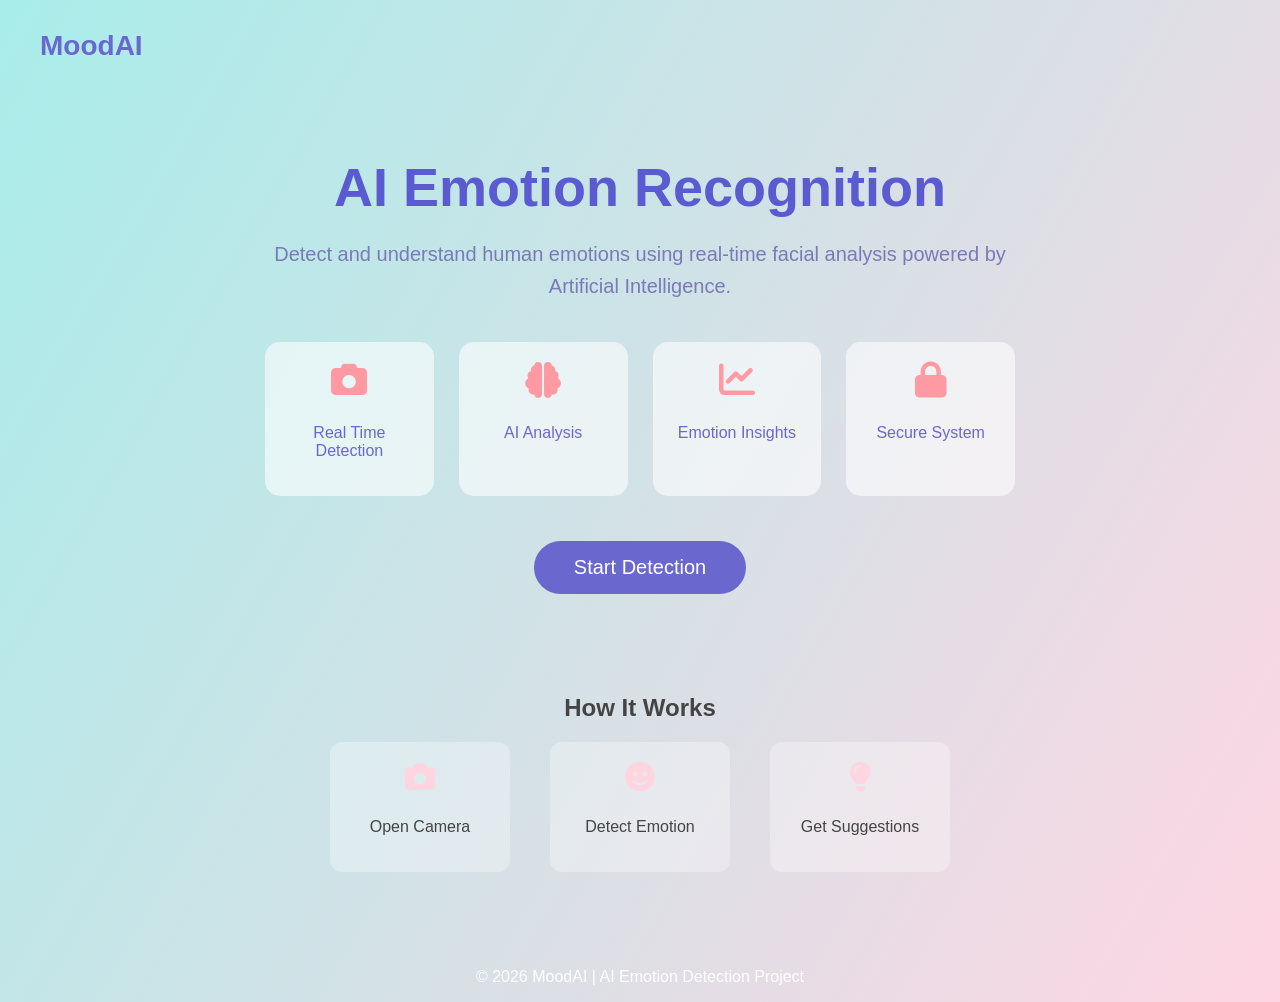
<file: index.html>
<!DOCTYPE html>
<html>

<head>

<title>MoodAI</title>

<link rel="stylesheet" href="style.css">

<link rel="stylesheet"
href="https://cdnjs.cloudflare.com/ajax/libs/font-awesome/6.5.0/css/all.min.css">

</head>

<body>

<div class="logo">MoodAI</div>

<div class="container">

<h1>AI Emotion Recognition</h1>

<p class="subtitle">
Detect and understand human emotions using real-time facial analysis powered by Artificial Intelligence.
</p>

<div class="icons">

<div class="icon-card">
<i class="fa-solid fa-camera"></i>
<p>Real Time Detection</p>
</div>

<div class="icon-card">
<i class="fa-solid fa-brain"></i>
<p>AI Analysis</p>
</div>

<div class="icon-card">
<i class="fa-solid fa-chart-line"></i>
<p>Emotion Insights</p>
</div>

<div class="icon-card">
<i class="fa-solid fa-lock"></i>
<p>Secure System</p>
</div>

</div>

<button onclick="startDetection()">Start Detection</button>

</div>

<div class="how-it-works">

<h2>How It Works</h2>

<div class="steps">

<div class="step">
<i class="fa-solid fa-camera"></i>
<p>Open Camera</p>
</div>

<div class="step">
<i class="fa-solid fa-face-smile"></i>
<p>Detect Emotion</p>
</div>

<div class="step">
<i class="fa-solid fa-lightbulb"></i>
<p>Get Suggestions</p>
</div>

</div>

</div>

<footer>

<p>© 2026 MoodAI | AI Emotion Detection Project</p>

</footer>

<script>

function startDetection(){
window.location.href="camera.html";
}

</script>

</body>

</html>
</file>
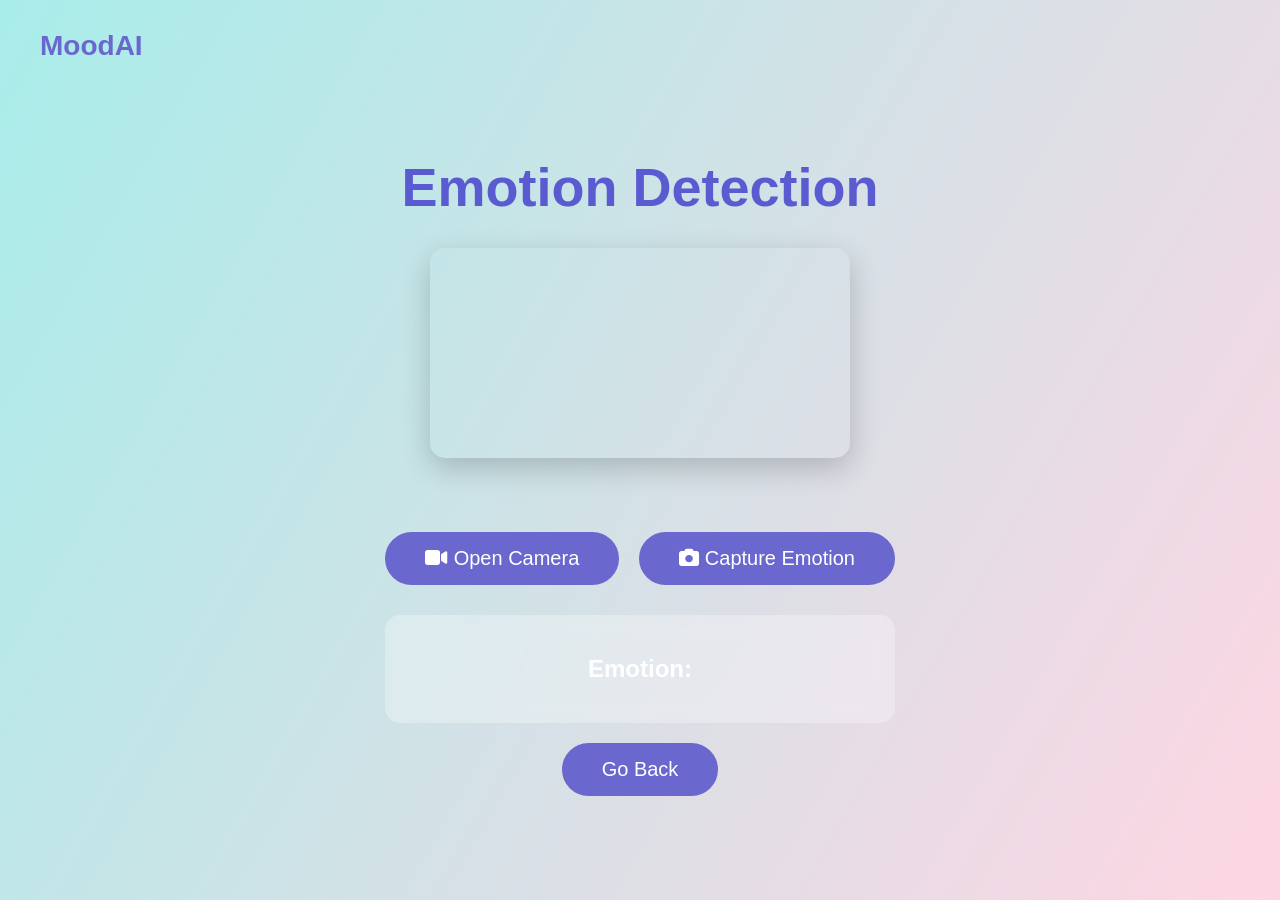
<file: camera.html>
<!DOCTYPE html>
<html>

<head>

<title>Emotion Detection</title>

<link rel="stylesheet" href="style.css">

<link rel="stylesheet"
href="https://cdnjs.cloudflare.com/ajax/libs/font-awesome/6.5.0/css/all.min.css">

</head>

<body>

<div class="logo">MoodAI</div>

<div class="camera-container">

<h1>Emotion Detection</h1>

<video id="video" width="420" autoplay></video>

<div class="buttons">

<button onclick="startCamera()">
<i class="fa-solid fa-video"></i> Open Camera
</button>

<button onclick="captureEmotion()">
<i class="fa-solid fa-camera"></i> Capture Emotion
</button>

</div>

<div class="result-box">

<h2 id="emotion">Emotion: </h2>

<p id="suggestion"></p>

</div>

<button class="retry" onclick="location.href='index.html'">
Go Back
</button>

</div>

<script src="script.js"></script>

</body>

</html>
</file>
<file: style.css>
body{

margin:0;
font-family:'Segoe UI',sans-serif;

background:linear-gradient(120deg,#a8edea,#fed6e3);

min-height:100vh;

display:flex;
flex-direction:column;

align-items:center;

color:#444;

}

/* Logo */

.logo{

position:absolute;
top:30px;
left:40px;

font-size:28px;
font-weight:bold;

color:#6a67ce;

}

/* Main Container */

.container{

text-align:center;
max-width:750px;
margin-top:120px;

}

/* Heading */

h1{

font-size:54px;

color:#5a5ad1;

margin-bottom:10px;

}

/* Subtitle */

.subtitle{

font-size:20px;

color:#7a7ab8;

line-height:1.6;

}

/* Feature Icons */

.icons{

display:flex;
gap:25px;

margin-top:40px;

justify-content:center;

}

/* Icon Cards */

.icon-card{

background:rgba(255,255,255,0.6);

padding:20px;

border-radius:15px;

width:130px;

transition:0.3s;

}

.icon-card:hover{

transform:translateY(-6px);

box-shadow:0 8px 20px rgba(0,0,0,0.1);

}

.icon-card i{

font-size:36px;

color:#ff9aa2;

margin-bottom:10px;

}

.icon-card p{

color:#6a67ce;

font-weight:500;

}

/* Button */

button{

margin-top:45px;

padding:15px 40px;

font-size:20px;

border:none;

border-radius:30px;

background:#6a67ce;

color:white;

cursor:pointer;

transition:0.3s;

}

button:hover{

background:#4e4bbf;

transform:scale(1.08);

}

/* Camera */

.camera-container{

text-align:center;

margin-top:120px;

}

video{

border-radius:15px;

margin-top:20px;

box-shadow:0 10px 30px rgba(0,0,0,0.2);

}

/* Buttons */

.buttons{

margin-top:25px;

display:flex;

gap:20px;

justify-content:center;

}

/* Result Box */

.result-box{

margin-top:30px;

background:rgba(255,255,255,0.3);

padding:20px;

border-radius:15px;

backdrop-filter:blur(10px);

}

.result-box h2{

color:#ffffff;

}

/* Steps */

.how-it-works{

margin-top:80px;

text-align:center;

}

.steps{

display:flex;

justify-content:center;

gap:40px;

margin-top:20px;

}

.step{

background:rgba(255,255,255,0.3);

padding:20px;

border-radius:12px;

width:140px;

}

.step i{

font-size:30px;

color:#ffd6e0;

margin-bottom:10px;

}

/* Footer */

footer{

margin-top:80px;

text-align:center;

color:white;

}

/* Retry */

.retry{

margin-top:20px;

}
</file>
